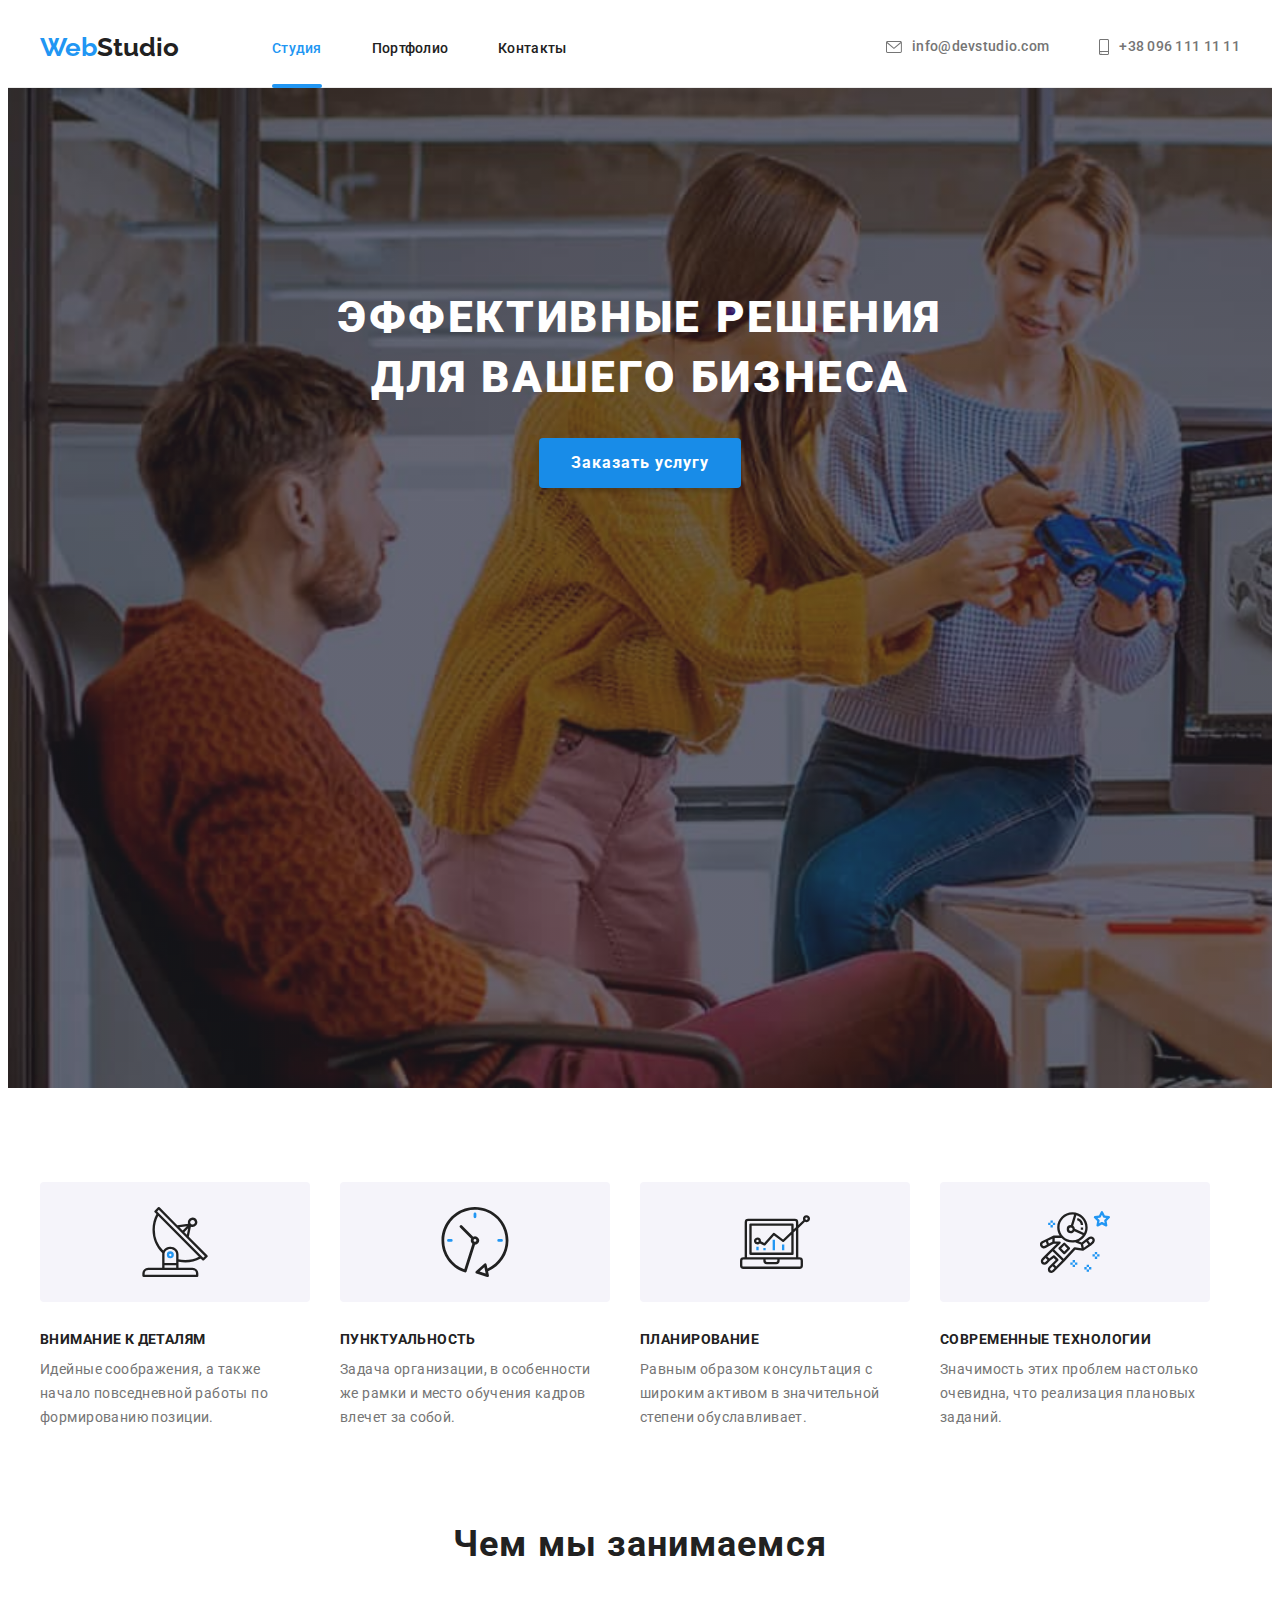
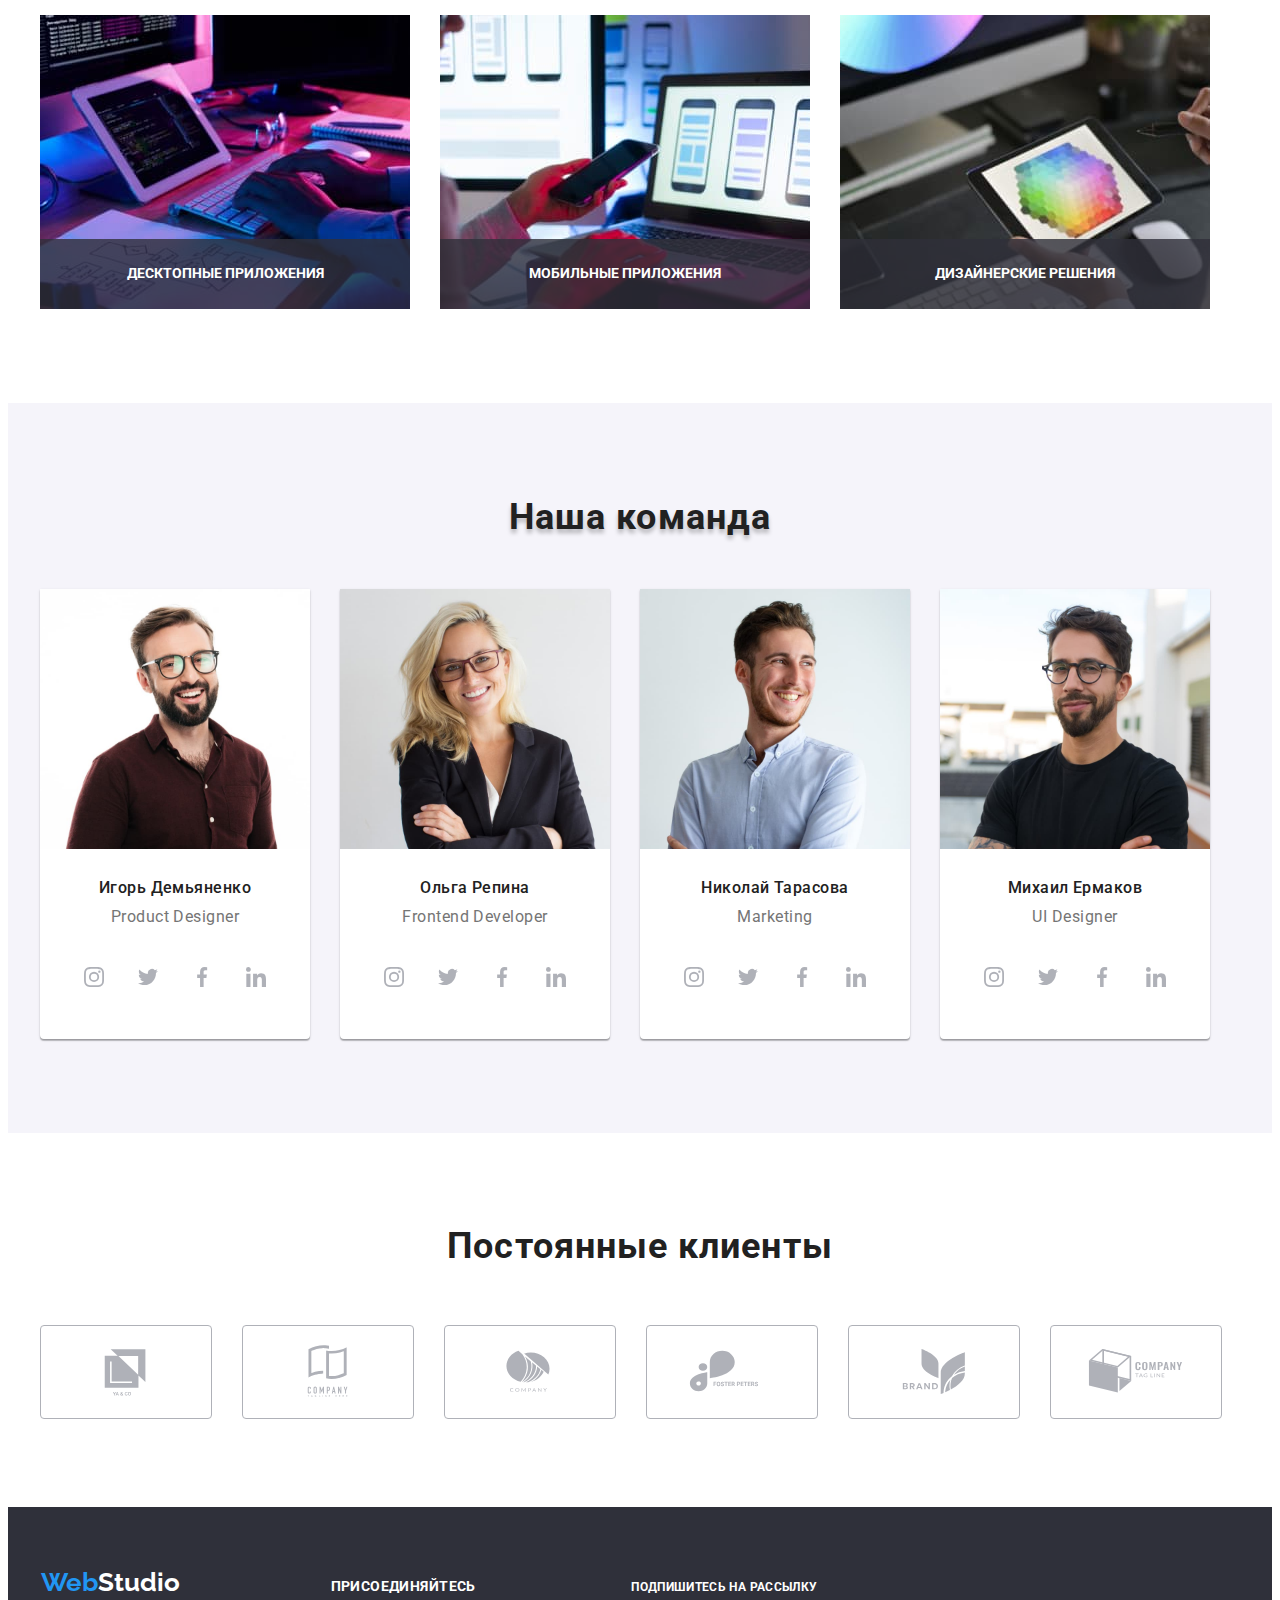
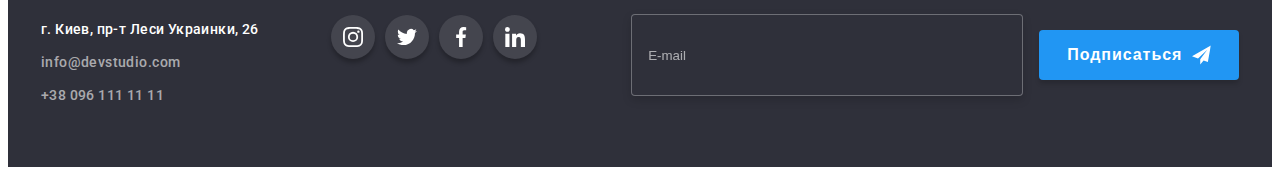
<file: index.html>
<!DOCTYPE html>
<html lang="ru">
  <head>
    <meta charset="UTF-8" />
    <meta http-equiv="X-UA-Compatible" content="IE=edge" />
    <meta name="viewport" content="width=device-width, initial-scale=1.0" />
    <title>WebStudio</title>
    <link rel="preconnect" href="https://fonts.googleapis.com" />
    <link rel="preconnect" href="https://fonts.gstatic.com" crossorigin />
    <link
      href="https://fonts.googleapis.com/css2?family=Raleway:wght@700&family=Roboto:wght@400;500;700;900&display=swap"
      rel="stylesheet"
    />
    <link
      rel="stylesheet"
      href="https://cdnjs.cloudflare.com/ajax/libs/modern-normalize/1.1.0/modern-normalize.min.css"
      integrity="sha512-wpPYUAdjBVSE4KJnH1VR1HeZfpl1ub8YT/NKx4PuQ5NmX2tKuGu6U/JRp5y+Y8XG2tV+wKQpNHVUX03MfMFn9Q=="
      crossorigin="anonymous"
      referrerpolicy="no-referrer"
    />
    <link rel="stylesheet" href="./css/main.min.css" />
  </head>
  <body>
    <header class="header">
      <div class="container header-container">
        <div class="logo-wrapper">
          <a href="" class="logo-wrapper__header-logo"
            ><span class="logo-wrapper__logo-span">Web</span>Studio</a
          >
          <nav>
            <ul class="marker-list header-list">
              <li class="marker-list__item"><a class="nav-link current" href="">Студия</a></li>
              <li class="marker-list__item">
                <a class="nav-link" href="./porfolio.html">Портфолио</a>
              </li>
              <li class="marker-list__item"><a class="nav-link" href="">Контакты</a></li>
            </ul>
          </nav>
          <ul class="marker-list header-list-contact">
            <li class="marker-list__contact-item">
              <a class="contact-link" href="mailto:info@devstudio.com">
                <svg class="contact-link__icon-header-mail" width="16" height="12">
                  <use href="./images/symbol-defs.svg#header-icon1"></use></svg
                >info@devstudio.com</a
              >
            </li>
            <li class="marker-list__contact-item">
              <a class="contact-link" href="tel:+380961111111">
                <svg class="contact-link__icon-header-mail" width="10" height="16">
                  <use href="./images/symbol-defs.svg#header-icon2"></use>
                </svg>
                +38 096 111 11 11
              </a>
            </li>
          </ul>
        </div>
      </div>
    </header>
    <main>
      <!-- SECTION HERO START -->
      <section class="hero-section">
        <div class="container">
          <h1 class="container__main-title">
            Эффективные решения <br />
            для вашего бизнеса
          </h1>
          <button type="button" class="container__btn-order-service" data-modal-open>
            Заказать услугу
          </button>
        </div>
      </section>
      <!-- SECTION HERO END -->
      <!-- SECTION OPPORTUNITIES START -->
      <section class="section">
        <div class="container">
          <h2 class="visually-hidden">Наши преимущества</h2>
          <ul class="marker-list list-box">
            <li class="list-box__item">
              <div class="list-box__icon-wrapper">
                <svg class="list-box__icon-section-opportunities" width="70" height="70">
                  <use href="./images/symbol-defs.svg#opportunites-icon1"></use>
                </svg>
              </div>
              <h3 class="list-box__small-title">Внимание к деталям</h3>
              <p class="list-box__text-title">
                Идейные соображения, а также начало повседневной работы по формированию позиции.
              </p>
            </li>

            <li class="list-box__item">
              <div class="list-box__icon-wrapper">
                <svg class="list-box__icon-section-opportunities" width="70" height="70">
                  <use href="./images/symbol-defs.svg#opportunites-icon2"></use>
                </svg>
              </div>
              <h3 class="list-box__small-title">Пунктуальность</h3>
              <p class="list-box__text-title">
                Задача организации, в особенности же рамки и место обучения кадров влечет за собой.
              </p>
            </li>

            <li class="list-box__item">
              <div class="list-box__icon-wrapper">
                <svg class="list-box__icon-section-opportunities" width="70" height="70">
                  <use href="./images/symbol-defs.svg#opportunites-icon3"></use>
                </svg>
              </div>
              <h3 class="list-box__small-title">Планирование</h3>
              <p class="list-box__text-title">
                Равным образом консультация с широким активом в значительной степени обуславливает.
              </p>
            </li>

            <li class="item">
              <div class="list-box__icon-wrapper">
                <svg class="list-box__icon-section-opportunities" width="70" height="70">
                  <use href="./images/symbol-defs.svg#opportunites-icon4"></use>
                </svg>
              </div>
              <h3 class="list-box__small-title">Современные технологии</h3>
              <p class="list-box__text-title">
                Значимость этих проблем настолько очевидна, что реализация плановых заданий.
              </p>
            </li>
          </ul>
        </div>
      </section>
      <!-- SECTION OPPORTUNITIES END -->
      <!-- SECTION ABOUT US START -->
      <section class="section section-about-us">
        <div class="container">
          <h2 class="section-title">Чем мы занимаемся</h2>
          <ul class="marker-list flex-box-img">
            <li class="item">
              <div class="box-computer-img">
                <img
                  class="computer-img"
                  src="./images/img-1.jpg"
                  alt="Компьютер"
                  width="370"
                  height="294"
                />
                <p class="text-on-img">Десктопные приложения</p>
              </div>
            </li>
            <li class="item">
              <div class="box-computer-img">
                <img
                  class="computer-img"
                  src="./images/img-2.jpg"
                  alt="Ноутбук"
                  width="370"
                  height="294"
                />
                <p class="text-on-img">Мобильные приложения</p>
              </div>
            </li>
            <li class="item">
              <div class="box-computer-img">
                <img
                  class="computer-img"
                  src="./images/img-3.jpg"
                  alt="Планшет с изображением"
                  width="370"
                  height="294"
                />
                <p class="text-on-img">Дизайнерские решения</p>
              </div>
            </li>
          </ul>
        </div>
      </section>
      <!-- SECTION ABOUT US END -->
      <!-- SECTION COMMAND START -->
      <section class="section section-command">
        <div class="container">
          <h2 class="section-title title-our-command">Наша команда</h2>
          <ul class="marker-list flex-box-pic">
            <li class="item item-pic">
              <img src="./images/photo-1.jpg" alt="Игорь Демьяненко" width="270" height="260" />
              <div class="text-wrapper">
                <h3 class="title-staff">Игорь Демьяненко</h3>
                <p class="text-staff-position" lang="en">Product Designer</p>
                <div class="icon-wrapper">
                  <a href="" class="link-social-icon">
                    <svg class="icon-social" width="20" height="20">
                      <use href="./images/symbol-defs.svg#instagram-icon"></use>
                    </svg>
                  </a>
                  <a href="" class="link-social-icon">
                    <svg class="icon-social" width="20" height="20">
                      <use href="./images/symbol-defs.svg#twitter-icon"></use>
                    </svg>
                  </a>
                  <a href="" class="link-social-icon">
                    <svg class="icon-social" width="20" height="20">
                      <use href="./images/symbol-defs.svg#facebook-icon"></use>
                    </svg>
                  </a>
                  <a href="" class="link-social-icon">
                    <svg class="icon-social" width="20" height="20">
                      <use href="./images/symbol-defs.svg#linkedin-icon"></use>
                    </svg>
                  </a>
                </div>
              </div>
            </li>
            <li class="item item-pic">
              <img src="./images/photo-2.jpg" alt="Ольга Репина" width="270" height="260" />
              <div class="text-wrapper">
                <h3 class="title-staff">Ольга Репина</h3>
                <p class="text-staff-position" lang="en">Frontend Developer</p>
                <div class="icon-wrapper">
                  <a href="" class="link-social-icon icon-instagram">
                    <svg class="icon-social" width="20" height="20">
                      <use href="./images/symbol-defs.svg#instagram-icon"></use>
                    </svg>
                  </a>
                  <a href="" class="link-social-icon">
                    <svg class="icon-social" width="20" height="20">
                      <use href="./images/symbol-defs.svg#twitter-icon"></use>
                    </svg>
                  </a>
                  <a href="" class="link-social-icon">
                    <svg class="icon-social" width="20" height="20">
                      <use href="./images/symbol-defs.svg#facebook-icon"></use>
                    </svg>
                  </a>
                  <a href="" class="link-social-icon icon-linkedin">
                    <svg class="icon-social" width="20" height="20">
                      <use href="./images/symbol-defs.svg#linkedin-icon"></use>
                    </svg>
                  </a>
                </div>
              </div>
            </li>
            <li class="item item-pic">
              <img src="./images/photo-3.jpg" alt="Николай Тарасов" width="270" height="260" />
              <div class="text-wrapper">
                <h3 class="title-staff">Николай Тарасова</h3>
                <p class="text-staff-position" lang="en">Marketing</p>
                <div class="icon-wrapper">
                  <a href="" class="link-social-icon icon-instagram">
                    <svg class="icon-social" width="20" height="20">
                      <use href="./images/symbol-defs.svg#instagram-icon"></use>
                    </svg>
                  </a>
                  <a href="" class="link-social-icon">
                    <svg class="icon-social" width="20" height="20">
                      <use href="./images/symbol-defs.svg#twitter-icon"></use>
                    </svg>
                  </a>
                  <a href="" class="link-social-icon">
                    <svg class="icon-social" width="20" height="20">
                      <use href="./images/symbol-defs.svg#facebook-icon"></use>
                    </svg>
                  </a>
                  <a href="" class="link-social-icon icon-linkedin">
                    <svg class="icon-social" width="20" height="20">
                      <use href="./images/symbol-defs.svg#linkedin-icon"></use>
                    </svg>
                  </a>
                </div>
              </div>
            </li>
            <li class="item item-pic">
              <img src="./images/photo-4.jpg" alt="Михаил Ермаков" width="270" height="260" />
              <div class="text-wrapper">
                <h3 class="title-staff">Михаил Ермаков</h3>
                <p class="text-staff-position" lang="en">UI Designer</p>
                <div class="icon-wrapper">
                  <a href="" class="link-social-icon icon-instagram">
                    <svg class="icon-social" width="20" height="20">
                      <use href="./images/symbol-defs.svg#instagram-icon"></use>
                    </svg>
                  </a>
                  <a href="" class="link-social-icon">
                    <svg class="icon-social" width="20" height="20">
                      <use href="./images/symbol-defs.svg#twitter-icon"></use>
                    </svg>
                  </a>
                  <a href="" class="link-social-icon">
                    <svg class="icon-social" width="20" height="20">
                      <use href="./images/symbol-defs.svg#facebook-icon"></use>
                    </svg>
                  </a>
                  <a href="" class="link-social-icon icon-linkedin">
                    <svg class="icon-social" width="20" height="20">
                      <use href="./images/symbol-defs.svg#linkedin-icon"></use>
                    </svg>
                  </a>
                </div>
              </div>
            </li>
          </ul>
        </div>
      </section>
      <!-- SECTION COMMAND END -->
      <!-- SECTION CLIENTS START -->
      <section class="section-clients">
        <div class="container">
          <h2 class="section-title title-clients">Постоянные клиенты</h2>
          <ul class="list-icon">
            <li class="item-icon">
              <a class="link-icon" href="">
                <svg class="icon-clients" width="106" height="60">
                  <use href="./images/symbol-defs.svg#sponsor-icon1"></use>
                </svg>
              </a>
            </li>
            <li class="item-icon">
              <a class="link-icon" href="">
                <svg class="icon-clients" width="106" height="60">
                  <use href="./images/symbol-defs.svg#sponsor-icon2"></use>
                </svg>
              </a>
            </li>
            <li class="item-icon">
              <a class="link-icon" href="">
                <svg class="icon-clients" width="106" height="60">
                  <use href="./images/symbol-defs.svg#sponsor-icon3"></use>
                </svg>
              </a>
            </li>
            <li class="item-icon">
              <a class="link-icon" href="">
                <svg class="icon-clients" width="106" height="60">
                  <use href="./images/symbol-defs.svg#sponsor-icon4"></use>
                </svg>
              </a>
            </li>
            <li class="item-icon">
              <a class="link-icon" href="">
                <svg class="icon-clients" width="106" height="60">
                  <use href="./images/symbol-defs.svg#sponsor-icon5"></use>
                </svg>
              </a>
            </li>
            <li class="item-icon">
              <a class="link-icon" href="">
                <svg class="icon-clients" width="106" height="60">
                  <use href="./images/symbol-defs.svg#sponsor-icon6"></use>
                </svg>
              </a>
            </li>
          </ul>
        </div>
      </section>

      <!-- SECTION CLIENTS END-->
    </main>

    <!-- FOOTER START -->
    <footer class="footer">
      <div class="container footer-flex-container">
        <div class="link-wrapper">
          <a href="" class="footer-logo"><span class="logo-wrapper__logo-span">Web</span>Studio</a>
          <address>
            <ul class="marker-list">
              <li class="item">
                <a
                  class="footer-link-contact footer-link-adress"
                  href="https://goo.gl/maps/3jRDSdYq94xRZy5t9"
                  target="_blank"
                  >г. Киев, пр-т Леси Украинки, 26</a
                >
              </li>
              <li class="item">
                <a class="footer-link-contact" href="mailto:info@devstudio.com"
                  >info@devstudio.com</a
                >
              </li>
              <li class="item">
                <a class="footer-link-contact" href="tel:+380961111111">+38 096 111 11 11</a>
              </li>
            </ul>
          </address>
        </div>
        <div class="footer-icon-wrapper">
          <p class="text-footer-icon">присоединяйтесь</p>
          <ul class="list-icon-wrapper">
            <li class="item-footer-icon">
              <a href="" class="footer-link-icon">
                <svg class="icon-social" width="20" height="20">
                  <use href="./images/symbol-defs.svg#instagram-icon"></use>
                </svg>
              </a>
            </li>
            <li class="item-footer-icon">
              <a href="" class="footer-link-icon">
                <svg class="icon-social" width="20" height="20">
                  <use href="./images/symbol-defs.svg#twitter-icon"></use>
                </svg>
              </a>
            </li>
            <li class="item-footer-icon">
              <a href="" class="footer-link-icon">
                <svg class="icon-social" width="20" height="20">
                  <use href="./images/symbol-defs.svg#facebook-icon"></use>
                </svg>
              </a>
            </li>
            <li class="item-footer-icon">
              <a href="" class="footer-link-icon">
                <svg class="icon-social" width="20" height="20">
                  <use href="./images/symbol-defs.svg#linkedin-icon"></use>
                </svg>
              </a>
            </li>
          </ul>
        </div>
        <form name="footer-form" autocomplete="on">
          <label for="footer-mail" class="contact-form-mail-label">Подпишитесь на рассылку</label>
          <input
            type="email"
            name="user-mail-footer"
            class="contact-form-mail"
            id="footer-mail"
            placeholder="E-mail"
            required
          />
          <button type="submit" class="contact-form-submit-button">
            Подписаться
            <svg class="btn-footer-icon" width="24px" height="24px">
              <use href="./images/symbol-defs.svg#btn-telegram-icon"></use>
            </svg>
          </button>
        </form>
      </div>
    </footer>

    <!-- FOOTER END -->

    <!-- BACKDROP START -->
    <div class="backdrop is-hidden" data-modal>
      <div class="modal">
        <button class="btn-modal" type="button" data-modal-close>
          <svg class="modal-close-icon" width="18" height="18">
            <use href="./images/symbol-defs.svg#close-icon"></use>
          </svg>
        </button>
        <b class="title-modal-form">Оставьте свои данные, мы вам перезвоним</b>
        <form name="modal-form">
          <label class="modal-form-label" for="user-name">Имя</label>
          <span class="icon-wrapper">
            <input
              type="text"
              class="modal-form-input input-form"
              name="user-name"
              id="user-name"
              required
            />
            <svg class="modal-icon" width="18" height="18">
              <use href="./images/symbol-defs.svg#icon-man"></use>
            </svg>
          </span>
          <label class="modal-form-label">Телефон</label>
          <span class="icon-wrapper">
            <input name="user-phone" type="tel" class="modal-form-input input-form" required />
            <svg class="modal-icon" width="18" height="18">
              <use href="./images/symbol-defs.svg#telephone-icon"></use>
            </svg>
          </span>

          <label class="modal-form-label">Почта </label>
          <span class="icon-wrapper">
            <input name="user-mail" type="email" class="modal-form-input input-form" />
            <svg class="modal-icon" width="18" height="18">
              <use href="./images/symbol-defs.svg#mail-icon"></use>
            </svg>
          </span>
          <label for="user-message" class="modal-form-label">Комментарий</label>
          <textarea
            name="user-message"
            class="modal-form-input textarea-form"
            placeholder="Введите текст"
            id="user-message"
          ></textarea>
          <div class="checkbox-modal-wrapper">
            <input
              type="checkbox"
              id="user-policy"
              name="user-policy"
              class="visually-hidden modal-form-checkbox"
            />
            <label for="user-policy" class="modal-form-checkbox-label"
              >Соглашаюсь с рассылкой и принимаю &nbsp;
              <a href="" class="modal-link-policy"> Условия договора</a>
            </label>
          </div>
          <button class="modal-form-button">Отправить</button>
        </form>
      </div>
    </div>
    <!-- BACKDROP EMD -->
    <script src="./js/modal.js"></script>
  </body>
</html>
</file>
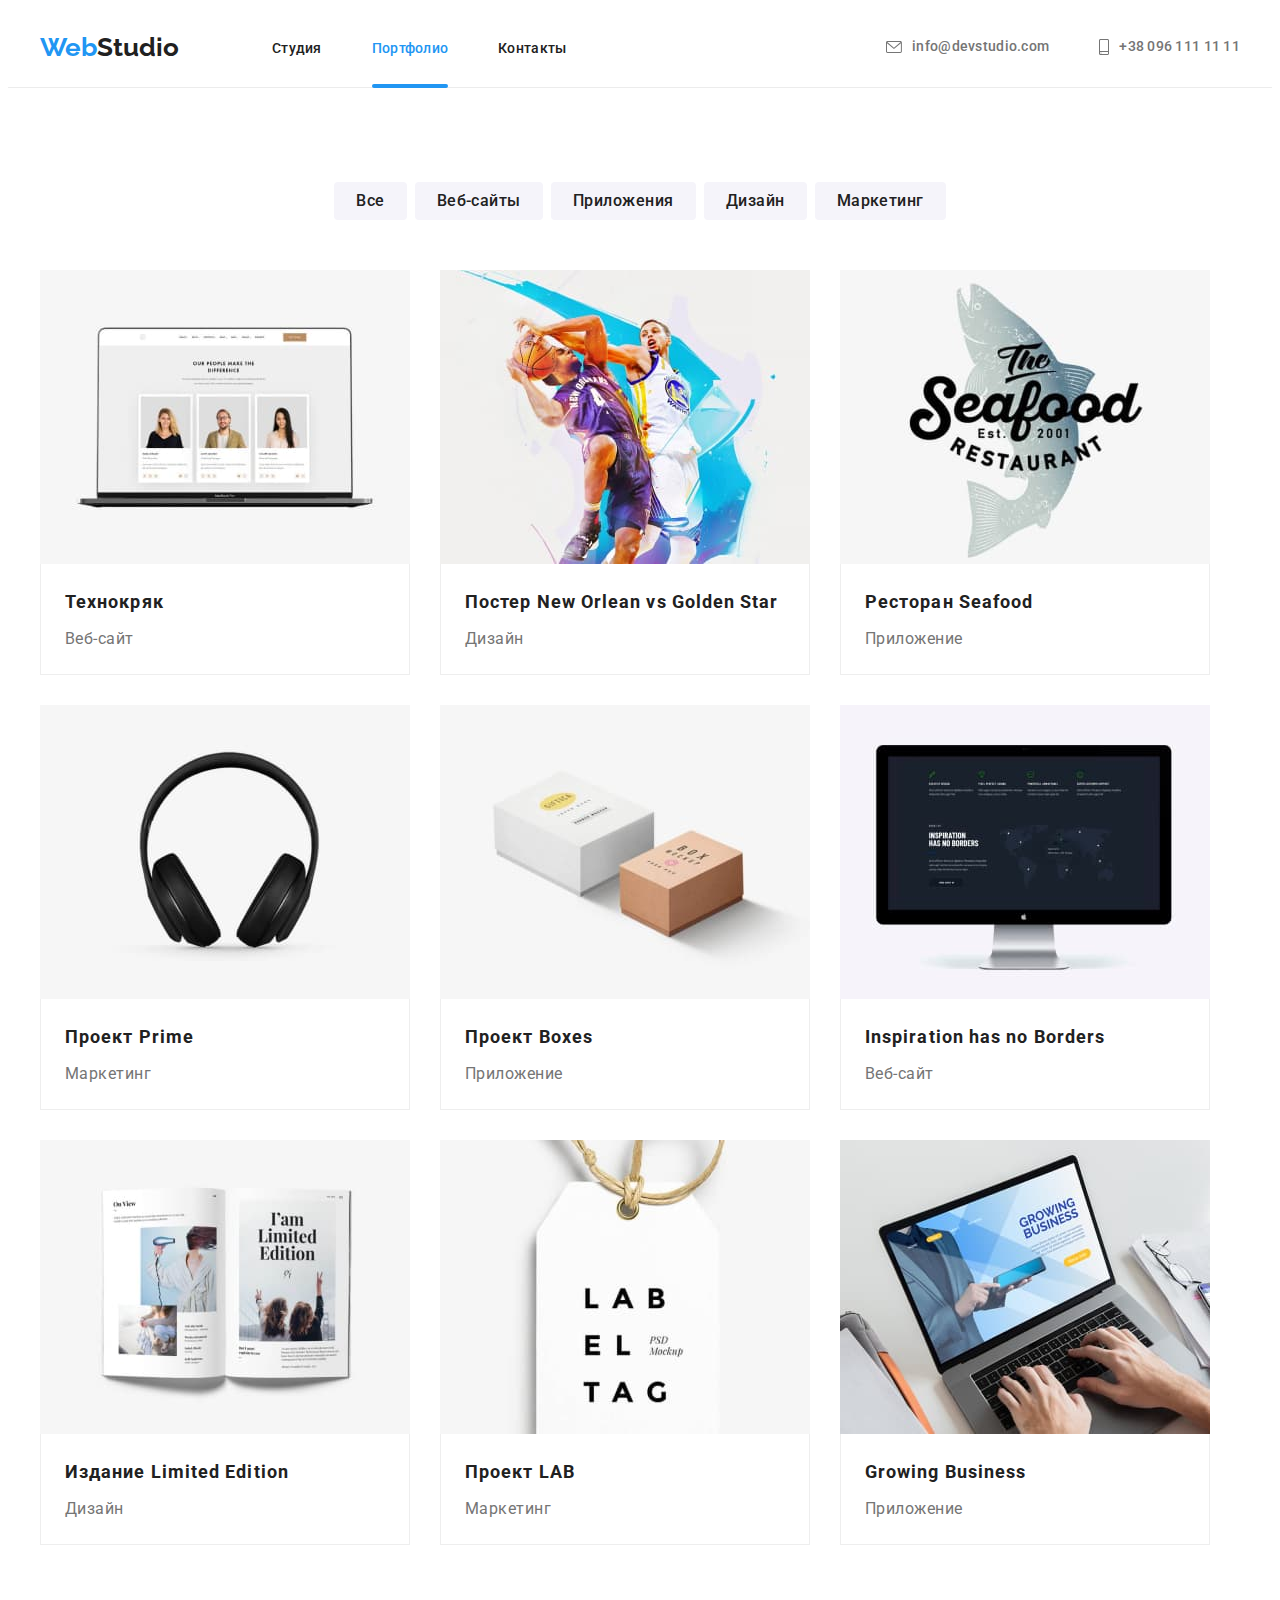
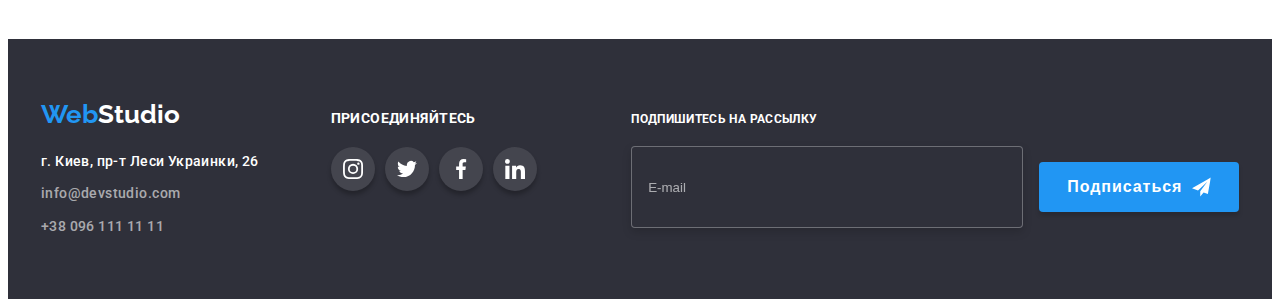
<file: porfolio.html>
<!DOCTYPE html>
<html lang="ru">
  <head>
    <meta charset="UTF-8" />
    <meta http-equiv="X-UA-Compatible" content="IE=edge" />
    <meta name="viewport" content="width=device-width, initial-scale=1.0" />
    <title>WebStudio</title>
    <link rel="preconnect" href="https://fonts.googleapis.com" />
    <link rel="preconnect" href="https://fonts.gstatic.com" crossorigin />
    <link
      href="https://fonts.googleapis.com/css2?family=Raleway:wght@700&family=Roboto:wght@400;500;700;900&display=swap"
      rel="stylesheet"
    />
    <link
      rel="stylesheet"
      href="https://cdnjs.cloudflare.com/ajax/libs/modern-normalize/1.1.0/modern-normalize.min.css"
      integrity="sha512-wpPYUAdjBVSE4KJnH1VR1HeZfpl1ub8YT/NKx4PuQ5NmX2tKuGu6U/JRp5y+Y8XG2tV+wKQpNHVUX03MfMFn9Q=="
      crossorigin="anonymous"
      referrerpolicy="no-referrer"
    />
    <link rel="stylesheet" href="./css/main.min.css" />
  </head>
  <body>
    <header class="header">
      <div class="container header-container">
        <div class="logo-wrapper">
          <a href="" class="logo-wrapper__header-logo"
            ><span class="logo-wrapper__logo-span">Web</span>Studio</a
          >
          <nav>
            <ul class="marker-list header-list">
              <li class="marker-list__item">
                <a class="nav-link" href="./index.html">Студия</a>
              </li>
              <li class="marker-list__item">
                <a class="nav-link current" href="">Портфолио</a>
              </li>
              <li class="marker-list__item"><a class="nav-link" href="">Контакты</a></li>
            </ul>
          </nav>
          <ul class="marker-list header-list-contact">
            <li class="marker-list__contact-item">
              <a class="contact-link" href="mailto:info@devstudio.com">
                <svg class="contact-link__icon-header-mail" width="16" height="12">
                  <use href="./images/symbol-defs.svg#header-icon1"></use></svg
                >info@devstudio.com</a
              >
            </li>
            <li class="marker-list__contact-item">
              <a class="contact-link" href="tel:+380961111111">
                <svg class="contact-link__icon-header-mail" width="10" height="16">
                  <use href="./images/symbol-defs.svg#header-icon2"></use>
                </svg>
                +38 096 111 11 11
              </a>
            </li>
          </ul>
        </div>
      </div>
    </header>
    <main>
      <section class="section-portfolio">
        <div class="container">
          <h1 class="visually-hidden">Наши проекты</h1>
          <ul class="marker-list btn-list">
            <li class="item"><button class="button-portfolio" type="button">Все</button></li>
            <li class="item"><button class="button-portfolio" type="button">Веб-сайты</button></li>
            <li class="item"><button class="button-portfolio" type="button">Приложения</button></li>
            <li class="item"><button class="button-portfolio" type="button">Дизайн</button></li>
            <li class="item"><button class="button-portfolio" type="button">Маркетинг</button></li>
          </ul>
          <ul class="marker-list cards-list">
            <li class="item">
              <a href="" class="link-img">
                <div class="img-wrapper">
                  <img src="./images/projects-img1.jpg" alt="Технокряк" width="370" height="294" />
                  <p class="overlay">
                    Технокряк это современная площадка распространения коронавируса. Компании
                    используют эту платформу для цифрового шпионажа и атак на защищённые сервера
                    конкурентов.
                  </p>
                </div>
                <div class="text-card">
                  <h2 class="portfolio-title">Технокряк</h2>
                  <p class="text-services">Веб-сайт</p>
                </div>
              </a>
            </li>

            <li class="item">
              <a href="" class="link-img">
                <div class="img-wrapper">
                  <img
                    src="./images/projects-img2.jpg"
                    alt="Постер New Orlean vs Golden Star"
                    width="370"
                    height="294"
                  />
                  <p class="overlay">
                    Технокряк это современная площадка распространения коронавируса. Компании
                    используют эту платформу для цифрового шпионажа и атак на защищённые сервера
                    конкурентов.
                  </p>
                </div>
                <div class="text-card">
                  <h2 class="portfolio-title">
                    Постер <span lang="en">New Orlean vs Golden Star</span>
                  </h2>
                  <p class="text-services">Дизайн</p>
                </div>
              </a>
            </li>

            <li class="item">
              <a href="" class="link-img">
                <div class="img-wrapper">
                  <img
                    src="./images/projects-img3.jpg"
                    alt="Ресторан Seafood"
                    width="370"
                    height="294"
                  />
                  <p class="overlay">
                    Технокряк это современная площадка распространения коронавируса. Компании
                    используют эту платформу для цифрового шпионажа и атак на защищённые сервера
                    конкурентов.
                  </p>
                </div>
                <div class="text-card">
                  <h2 class="portfolio-title">Ресторан <span lang="en">Seafood</span></h2>
                  <p class="text-services">Приложение</p>
                </div>
              </a>
            </li>

            <li class="item">
              <a href="" class="link-img">
                <div class="img-wrapper">
                  <img
                    src="./images/projects-img4.jpg"
                    alt="Проект Prime"
                    width="370"
                    height="294"
                  />
                  <p class="overlay">
                    Технокряк это современная площадка распространения коронавируса. Компании
                    используют эту платформу для цифрового шпионажа и атак на защищённые сервера
                    конкурентов.
                  </p>
                </div>
                <div class="text-card">
                  <h2 class="portfolio-title">Проект <span lang="en">Prime</span></h2>
                  <p class="text-services">Маркетинг</p>
                </div>
              </a>
            </li>

            <li class="item">
              <a href="" class="link-img">
                <div class="img-wrapper">
                  <img
                    src="./images/projects-img5.jpg"
                    alt="Проект Boxes"
                    width="370"
                    height="294"
                  />
                  <p class="overlay">
                    Технокряк это современная площадка распространения коронавируса. Компании
                    используют эту платформу для цифрового шпионажа и атак на защищённые сервера
                    конкурентов.
                  </p>
                </div>

                <div class="text-card">
                  <h2 class="portfolio-title">Проект <span lang="en">Boxes</span></h2>
                  <p class="text-services">Приложение</p>
                </div>
              </a>
            </li>

            <li class="item">
              <a href="" class="link-img">
                <div class="img-wrapper">
                  <img
                    src="./images/projects-img6.jpg"
                    alt="Inspiration has no Borders"
                    width="370"
                    height="294"
                  />
                  <p class="overlay">
                    Технокряк это современная площадка распространения коронавируса. Компании
                    используют эту платформу для цифрового шпионажа и атак на защищённые сервера
                    конкурентов.
                  </p>
                </div>
                <div class="text-card">
                  <h2 lang="en" class="portfolio-title">Inspiration has no Borders</h2>
                  <p class="text-services">Веб-сайт</p>
                </div>
              </a>
            </li>

            <li class="item">
              <a href="" class="link-img">
                <div class="img-wrapper">
                  <img
                    src="./images/projects-img7.jpg"
                    alt="Издание Limited Edition"
                    width="370"
                    height="294"
                  />
                  <p class="overlay">
                    Технокряк это современная площадка распространения коронавируса. Компании
                    используют эту платформу для цифрового шпионажа и атак на защищённые сервера
                    конкурентов.
                  </p>
                </div>
                <div class="text-card">
                  <h2 class="portfolio-title">Издание <span lang="en">Limited Edition</span></h2>
                  <p class="text-services">Дизайн</p>
                </div>
              </a>
            </li>

            <li class="item">
              <a href="" class="link-img">
                <div class="img-wrapper">
                  <img src="./images/projects-img8.jpg" alt="Проект LAB" width="370" height="294" />
                  <p class="overlay">
                    Технокряк это современная площадка распространения коронавируса. Компании
                    используют эту платформу для цифрового шпионажа и атак на защищённые сервера
                    конкурентов.
                  </p>
                </div>
                <div class="text-card">
                  <h2 class="portfolio-title">Проект LAB</h2>
                  <p class="text-services">Маркетинг</p>
                </div>
              </a>
            </li>

            <li class="item">
              <a href="" class="link-img">
                <div class="img-wrapper">
                  <img
                    src="./images/projects-img9.jpg"
                    alt="Growing Business"
                    width="370"
                    height="294"
                  />
                  <p class="overlay">
                    Технокряк это современная площадка распространения коронавируса. Компании
                    используют эту платформу для цифрового шпионажа и атак на защищённые сервера
                    конкурентов.
                  </p>
                </div>
                <div class="text-card">
                  <h2 class="portfolio-title" lang="en">Growing Business</h2>
                  <p class="text-services">Приложение</p>
                </div>
              </a>
            </li>
          </ul>
        </div>
      </section>
    </main>
    <footer class="footer">
      <div class="container footer-flex-container">
        <div class="link-wrapper">
          <a href="" class="footer-logo"><span class="logo-wrapper__logo-span">Web</span>Studio</a>
          <address>
            <ul class="marker-list">
              <li class="item">
                <a
                  class="footer-link-contact footer-link-adress"
                  href="https://goo.gl/maps/3jRDSdYq94xRZy5t9"
                  target="_blank"
                  >г. Киев, пр-т Леси Украинки, 26</a
                >
              </li>
              <li class="item">
                <a class="footer-link-contact" href="mailto:info@devstudio.com"
                  >info@devstudio.com</a
                >
              </li>
              <li class="item">
                <a class="footer-link-contact" href="tel:+380961111111">+38 096 111 11 11</a>
              </li>
            </ul>
          </address>
        </div>
        <div class="footer-icon-wrapper">
          <p class="text-footer-icon">присоединяйтесь</p>
          <ul class="list-icon-wrapper">
            <li class="item-footer-icon">
              <a href="" class="footer-link-icon">
                <svg class="icon-social" width="20" height="20">
                  <use href="./images/symbol-defs.svg#instagram-icon"></use>
                </svg>
              </a>
            </li>
            <li class="item-footer-icon">
              <a href="" class="footer-link-icon">
                <svg class="icon-social" width="20" height="20">
                  <use href="./images/symbol-defs.svg#twitter-icon"></use>
                </svg>
              </a>
            </li>
            <li class="item-footer-icon">
              <a href="" class="footer-link-icon">
                <svg class="icon-social" width="20" height="20">
                  <use href="./images/symbol-defs.svg#facebook-icon"></use>
                </svg>
              </a>
            </li>
            <li class="item-footer-icon">
              <a href="" class="footer-link-icon">
                <svg class="icon-social" width="20" height="20">
                  <use href="./images/symbol-defs.svg#linkedin-icon"></use>
                </svg>
              </a>
            </li>
          </ul>
        </div>
        <form name="footer-form" autocomplete="on">
          <label for="footer-mail" class="contact-form-mail-label">Подпишитесь на рассылку</label>
          <input
            type="email"
            name="user-mail-footer"
            class="contact-form-mail"
            id="footer-mail"
            placeholder="E-mail"
            required
          />
          <button type="submit" class="contact-form-submit-button">
            Подписаться
            <svg class="btn-footer-icon" width="24px" height="24px">
              <use href="./images/symbol-defs.svg#btn-telegram-icon"></use>
            </svg>
          </button>
        </form>
      </div>
    </footer>
  </body>
</html>
</file>
<file: css/main.min.css>
:root{--main-color: #757575;--dark-color: #212121;--secondary-color: #ffffff;--footer-link-color: rgba(255, 255, 255, 0.6);--hover-color: #2196f3;--font-text: 14px;--font-weight-main: 500}body{font-family:"Roboto",sans-serif;color:var(--main-color)}h1,h2,h3,h4,ul,p{margin:0;padding:0}img{display:block}.marker-list{list-style-type:none;padding:0}.section{padding:94px 0}.container{width:1200px;padding:0 15px;margin:0 auto}.visually-hidden{position:absolute;width:1px;height:1px;margin:-1px;border:0;padding:0;white-space:nowrap;clip-path:inset(100%);clip:rect(0 0 0 0);overflow:hidden}.header{border-bottom:1px solid #ececec}header a{padding:24px 0px}.logo-wrapper{display:flex;align-items:center}.logo-wrapper__header-logo{font-family:"Raleway",sans-serif;font-size:26px;font-weight:700;line-height:1.19;text-decoration:none;color:var(--dark-color);margin-right:93px}.logo-wrapper__logo-span{color:var(--hover-color)}.header-list{display:flex}.header-list>.marker-list__item:not(:last-child){margin-right:50px}.marker-list .nav-link{position:relative;padding-bottom:32px;font-size:var(--font-text);font-weight:var(--font-weight-main);line-height:1.14;text-decoration:none;color:var(--dark-color);letter-spacing:.02em;transition:color 250ms cubic-bezier(0.4, 0, 0.2, 1)}.marker-list .nav-link:hover,.marker-list .nav-link:focus{color:var(--hover-color)}.marker-list .current{color:var(--hover-color)}.marker-list .current::after{content:"";position:absolute;bottom:0;left:0;width:100%;height:4px;background:#2196f3;border-radius:2px}.header-list-contact>.marker-list__contact-item:first-child{margin-right:50px}.header-list-contact{display:flex;margin-left:auto}.contact-link{display:flex;justify-content:center;align-items:center;font-size:var(--font-text);font-weight:var(--font-weight-main);line-height:1.14;text-decoration:none;color:var(--main-color);font-style:normal;letter-spacing:.02em;transition:color 250ms cubic-bezier(0.4, 0, 0.2, 1)}.contact-link:hover,.contact-link:focus{color:var(--hover-color)}.contact-link__icon-header-mail{margin-right:10px;fill:currentColor}.hero-section{margin-right:auto;margin-left:auto;max-width:1600px;height:600px;padding-bottom:200px;padding-top:200px;text-align:center;background-image:linear-gradient(rgba(47, 48, 58, 0.4), rgba(47, 48, 58, 0.4)),url(../images/background-img1.jpg);background-repeat:no-repeat;background-size:cover;background-color:#2f303a}.container__main-title{margin-bottom:30px;color:var(--secondary-color);font-weight:900;line-height:1.36;font-size:44px;text-transform:uppercase;letter-spacing:.06em;text-align:center}.container__btn-order-service{padding:10px 32px;border:0px;border-radius:4px;font-family:"Roboto",sans-serif;color:var(--secondary-color);font-weight:700;font-size:16px;line-height:1.87;letter-spacing:.06em;background-color:#188ce8;box-shadow:0px 4px 4px rgba(0,0,0,.15);cursor:pointer;transition:background-color 250ms cubic-bezier(0.4, 0, 0.2, 1)}.container__btn-order-service:hover,.container__btn-order-service:focus{background-color:var(--hover-color)}.list-box{display:flex}.list-box>.list-box__item{width:270px}.list-box .list-box__item:not(:last-child){margin-right:30px}.list-box__icon-wrapper{display:flex;justify-content:center;align-items:center;width:270px;height:120px;margin-bottom:30px;border-radius:4px;background-color:#f5f4fa}.list-box__small-title{margin-bottom:10px;line-height:1.14;letter-spacing:.03em;text-transform:uppercase;color:var(--dark-color);font-size:var(--font-text);font-weight:700}.list-box__text-title{font-size:var(--font-text);letter-spacing:.03em;line-height:1.71}.section-about-us{padding-top:0}.flex-box-img{display:flex;margin-left:-30px;margin-top:-30px;flex-basis:calc((100% - 90px)/4)}.flex-box-img .item{margin-left:30px;margin-top:30px}.box-computer-img{position:relative}.text-on-img{position:absolute;bottom:0;left:0;display:flex;justify-content:center;align-items:center;width:370px;height:70px;font-weight:700;font-size:14px;line-height:1.14;text-transform:uppercase;color:#fff;background:rgba(47,48,58,.8)}.section-title{margin-bottom:50px;text-align:center;font-weight:700;font-size:36px;line-height:1.16;letter-spacing:.03em;color:var(--dark-color)}.section-command{background-color:#f5f4fa}.flex-box-pic{display:flex;flex-basis:calc((100% - 120px)/4);margin-left:-30px}.item-pic{margin-left:30px;text-align:center;background:#fff;box-shadow:0px 1px 3px rgba(0,0,0,.12),0px 1px 1px rgba(0,0,0,.14),0px 2px 1px rgba(0,0,0,.2);border-radius:0px 0px 4px 4px}.text-wrapper{padding-bottom:30px;padding-top:30px}.title-our-command{text-shadow:0px 4px 4px rgba(0,0,0,.25)}.title-staff{margin-bottom:10px;color:var(--dark-color);font-size:16px;line-height:1.18;letter-spacing:.03em;font-weight:500}.text-staff-position{margin-bottom:28px;font-size:16px;line-height:1.18;letter-spacing:.03em}.icon-wrapper{display:flex;align-items:center;justify-content:center;margin-bottom:10px}.link-social-icon{display:flex;justify-content:center;align-items:center;width:44px;height:44px;color:#afb1b8;cursor:pointer;transition:color 250ms cubic-bezier(0.4, 0, 0.2, 1),background-color 250ms cubic-bezier(0.4, 0, 0.2, 1),border-radius 300ms cubic-bezier(0.4, 0, 0.2, 1)}.link-social-icon:hover,.link-social-icon:focus{color:var(--secondary-color);background-color:var(--hover-color);border-radius:50%}.link-social-icon:not(:last-child){margin-right:10px}.icon-social{fill:currentColor}.section-clients{padding-top:93px;padding-bottom:88px}.section-clients li{list-style:none}.section-title.title-clients{margin-bottom:57px}.list-icon{display:flex}.item-icon:not(:first-child){margin-left:30px}.link-icon{display:block}.link-icon{display:flex;width:170px;height:92px;justify-content:center;align-items:center;color:#afb1b8;border:1px solid #afb1b8;border-radius:4px;transition:color 250ms cubic-bezier(0.4, 0, 0.2, 1),border 250ms cubic-bezier(0.4, 0, 0.2, 1)}.link-icon:hover,.link-icon:focus{color:#2196f3;border:1px solid #2196f3}.icon-clients{fill:currentColor}.footer{background:#2f303a;padding-bottom:60px;padding-top:60px}.footer .item:not(:last-child){margin-bottom:9px}.footer-logo{display:inline-block;margin-bottom:20px;font-family:"Raleway",sans-serif;font-size:26px;font-weight:700;line-height:1.19;text-decoration:none;color:var(--secondary-color);transition:text-shadow 250ms cubic-bezier(0.4, 0, 0.2, 1)}.footer-logo:hover,.footer-logo:focus{text-shadow:0px 4px 4px rgba(0,0,0,.25),0px 4px 4px rgba(0,0,0,.25)}.footer-link-contact{font-size:var(--font-text);font-weight:var(--font-weight-main);line-height:1.71;text-decoration:none;color:var(--footer-link-color);letter-spacing:.03em;font-style:normal;transition:color 250ms cubic-bezier(0.4, 0, 0.2, 1)}.footer-link-contact:hover,.footer-link-contact:focus{color:var(--hover-color)}.footer-link-adress{color:var(--secondary-color)}.list-icon-wrapper li{list-style:none}.footer-flex-container{display:flex;justify-content:space-around;align-items:baseline}.footer-icon-wrapper{margin-right:93px}.link-wrapper{margin-right:70px}.text-footer-icon{margin-bottom:20px;font-weight:bold;font-size:14px;line-height:1.14;letter-spacing:.03em;text-transform:uppercase;color:#fff}.list-icon-wrapper{display:flex}.item-footer-icon{list-style:none}.item-footer-icon:not(:last-child){margin-right:10px}.footer-link-icon{display:flex;align-items:center;justify-content:center;width:44px;height:44px;color:#fff;background-color:rgba(255,255,255,.1);border-radius:50%;box-shadow:0px 4px 4px rgba(0,0,0,.25);cursor:pointer;transition:background-color 250ms cubic-bezier(0.4, 0, 0.2, 1)}.footer-link-icon:hover,.footer-link-icon:focus{background-color:var(--hover-color)}.contact-form-mail-label{display:block;margin-bottom:20px;color:var(--secondary-color);font-weight:700;font-size:12px;line-height:1.14;letter-spacing:.03em;text-transform:uppercase}.contact-form-mail{margin-right:12px;padding:15px 16px;width:358px;height:50px;color:var(--secondary-color);border:1px solid rgba(255,255,255,.3);filter:drop-shadow(0px 4px 4px rgba(0, 0, 0, 0.15));border-radius:4px;background-color:#2f303a;outline:none}.contact-form-mail::placeholder{color:rgba(255,255,255,.6)}.contact-form-submit-button{display:inline-flex;align-items:center;padding:10px 28px;width:200px;height:50px;font-weight:700;font-size:16px;line-height:1.87;letter-spacing:.06em;border:var(--hover-color);border-radius:4px;background-color:#2196f3;box-shadow:0px 4px 4px rgba(0,0,0,.15);color:var(--secondary-color);cursor:pointer;transition:background-color 250ms cubic-bezier(0.4, 0, 0.2, 1)}.contact-form-submit-button:focus,.contact-form-submit-button:hover{background-color:rgba(33,150,243,.9)}.btn-footer-icon{margin-left:10px}.backdrop{position:fixed;left:0;top:0;width:100vw;height:100vh;background:rgba(0,0,0,.2);transition:opacity 250ms cubic-bezier(0.4, 0, 0.2, 1),visibility 250ms cubic-bezier(0.4, 0, 0.2, 1)}.backdrop.is-hidden{opacity:0;visibility:hidden;pointer-events:0}.modal{position:absolute;top:50%;left:50%;transform:translate(-50%, -50%);width:528px;height:581px;padding-top:44.5px;padding-left:36px;padding-right:44px;padding-bottom:35px;background:#fff;box-shadow:0px 1px 3px rgba(0,0,0,.12),0px 1px 1px rgba(0,0,0,.14),0px 2px 1px rgba(0,0,0,.2);border-radius:4px}.btn-modal{position:absolute;top:8px;right:8px;display:flex;justify-content:center;align-items:center;padding:0;width:30px;height:30px;border-radius:50%;background:#fff;border:1px solid rgba(0,0,0,.1);cursor:pointer}.btn-modal:hover .modal-close-icon{fill:var(--hover-color)}.modal-form{display:flex;flex-direction:column}.title-modal-form{display:block;text-align:center;margin-bottom:12px;font-weight:700;font-size:20px;line-height:1.15;letter-spacing:.03em;color:#212121;font-family:"Roboto";font-style:normal;font-weight:700;font-size:20px;line-height:23px;text-align:center;letter-spacing:.03em;color:#212121}.modal-form-label{position:relative;display:block;margin-bottom:4px;font-size:12px;line-height:1.16;letter-spacing:.01em;color:#757575}.icon-wrapper{position:relative}.modal-icon{position:absolute;top:50%;transform:translateY(-50%);left:12px}.modal-form-input:focus+.modal-icon{fill:#188ce8}.modal-form-input{display:block;width:100%;height:40px;padding:12px 11px;outline:none;border:1px solid rgba(33,33,33,.2);border-radius:4px}.modal-form-input:focus{outline:0;border-color:#2196f3}.input-form{padding-left:42px}.textarea-form{height:120px;resize:none;margin-bottom:20px}.textarea-form::placeholder{font-size:12px;line-height:1.16;letter-spacing:.01em;color:rgba(117,117,117,.5)}.checkbox-modal-wrapper{margin-bottom:30px}.modal-form-checkbox-label{display:flex;align-items:center;font-size:14px;line-height:1.71;letter-spacing:.03em;color:#757575}.modal-form-checkbox-label::before{display:inline-block;width:16px;content:"";height:15px;margin-right:8.5px;border:1px solid #000;background-image:url(../images/checbox-modal-icon.svg);background-repeat:no-repeat;background-position:50% 50%;cursor:pointer;transition:box-shadow 250ms cubic-bezier(0.4, 0, 0.2, 1),background-color 250ms cubic-bezier(0.4, 0, 0.2, 1)}.modal-form-checkbox:checked+.modal-form-checkbox-label::before{background-color:#188ce8;border:0px}.modal-form-checkbox:focus+.modal-form-checkbox-label::before{box-shadow:0px 4px 4px rgba(0,0,0,.25)}.modal-link-policy{font-size:14px;line-height:1.71;letter-spacing:.03em;text-decoration-line:underline;color:#2196f3;transition:color 250ms cubic-bezier(0.4, 0, 0.2, 1)}.modal-link-policy:hover,.modal-link-policy:focus{color:#1675c2}.modal-form-button{display:block;margin:0 auto;width:200px;height:50px;font-weight:700;font-size:16px;line-height:1.87;letter-spacing:.06em;background-color:#2196f3;border:0;border-radius:4px;color:#fff;cursor:pointer;transition:background-color 250ms cubic-bezier(0.4, 0, 0.2, 1)}.modal-form-button:focus,.modal-form-button:hover{background-color:#188ce8;box-shadow:0px 2px 3px rgba(0,0,0,.15)}.section-portfolio{padding-top:94px;padding-bottom:94px}.btn-list{display:flex;justify-content:center;margin-bottom:50px}.btn-list>.item:not(:last-child){margin-right:8px}.button-portfolio{padding:6px 22px;border:0;border-radius:4px;font-family:"Roboto",sans-serif;font-weight:var(--font-weight-main);font-size:16px;line-height:1.62;letter-spacing:.03em;color:var(--dark-color);background:#f5f4fa;cursor:pointer;transition:color 250ms cubic-bezier(0.4, 0, 0.2, 1),background-color 250ms cubic-bezier(0.4, 0, 0.2, 1),box-shadow 250ms cubic-bezier(0.4, 0, 0.2, 1)}.button-portfolio:hover,.button-portfolio:focus{color:var(--secondary-color);background-color:var(--hover-color);box-shadow:0px 3px 1px rgba(0,0,0,.1),0px 1px 2px rgba(0,0,0,.08),0px 2px 2px rgba(0,0,0,.12)}.cards-list{display:flex;flex-wrap:wrap;flex-basis:calc((100% - 90px)/3);margin-left:-30px;margin-top:-30px}.cards-list>.item{margin-left:30px;margin-top:30px;transition:box-shadow 250ms cubic-bezier(0.4, 0, 0.2, 1)}.cards-list .item:hover{box-shadow:0px 4px 4px rgba(0,0,0,.25)}.link-img{text-decoration:none;color:var(--main-color)}.img-wrapper{position:relative;overflow:hidden}.overlay{position:absolute;top:0;left:0;width:100%;height:100%;overflow:auto;padding:63px 24px;color:var(--secondary-color);font-size:18px;line-height:1.55;transform:translateY(100%);transition:transform 250ms cubic-bezier(0.4, 0, 0.2, 1),background 250ms cubic-bezier(0.4, 0, 0.2, 1)}.link-img:hover .overlay,.link-img:focus .overlay{transform:translateY(0%);background:rgba(33,150,243,.9)}.text-card{padding:20px 24px;background:#fff;border-bottom:1px solid #eee;border-right:1px solid #eee;border-left:1px solid #eee}.portfolio-title{margin-bottom:4px;color:var(--dark-color);font-size:18px;line-height:2;letter-spacing:.06em;font-weight:700}.text-services{font-size:16px;line-height:1.87;letter-spacing:.03em}/*# sourceMappingURL=main.min.css.map */
</file>
